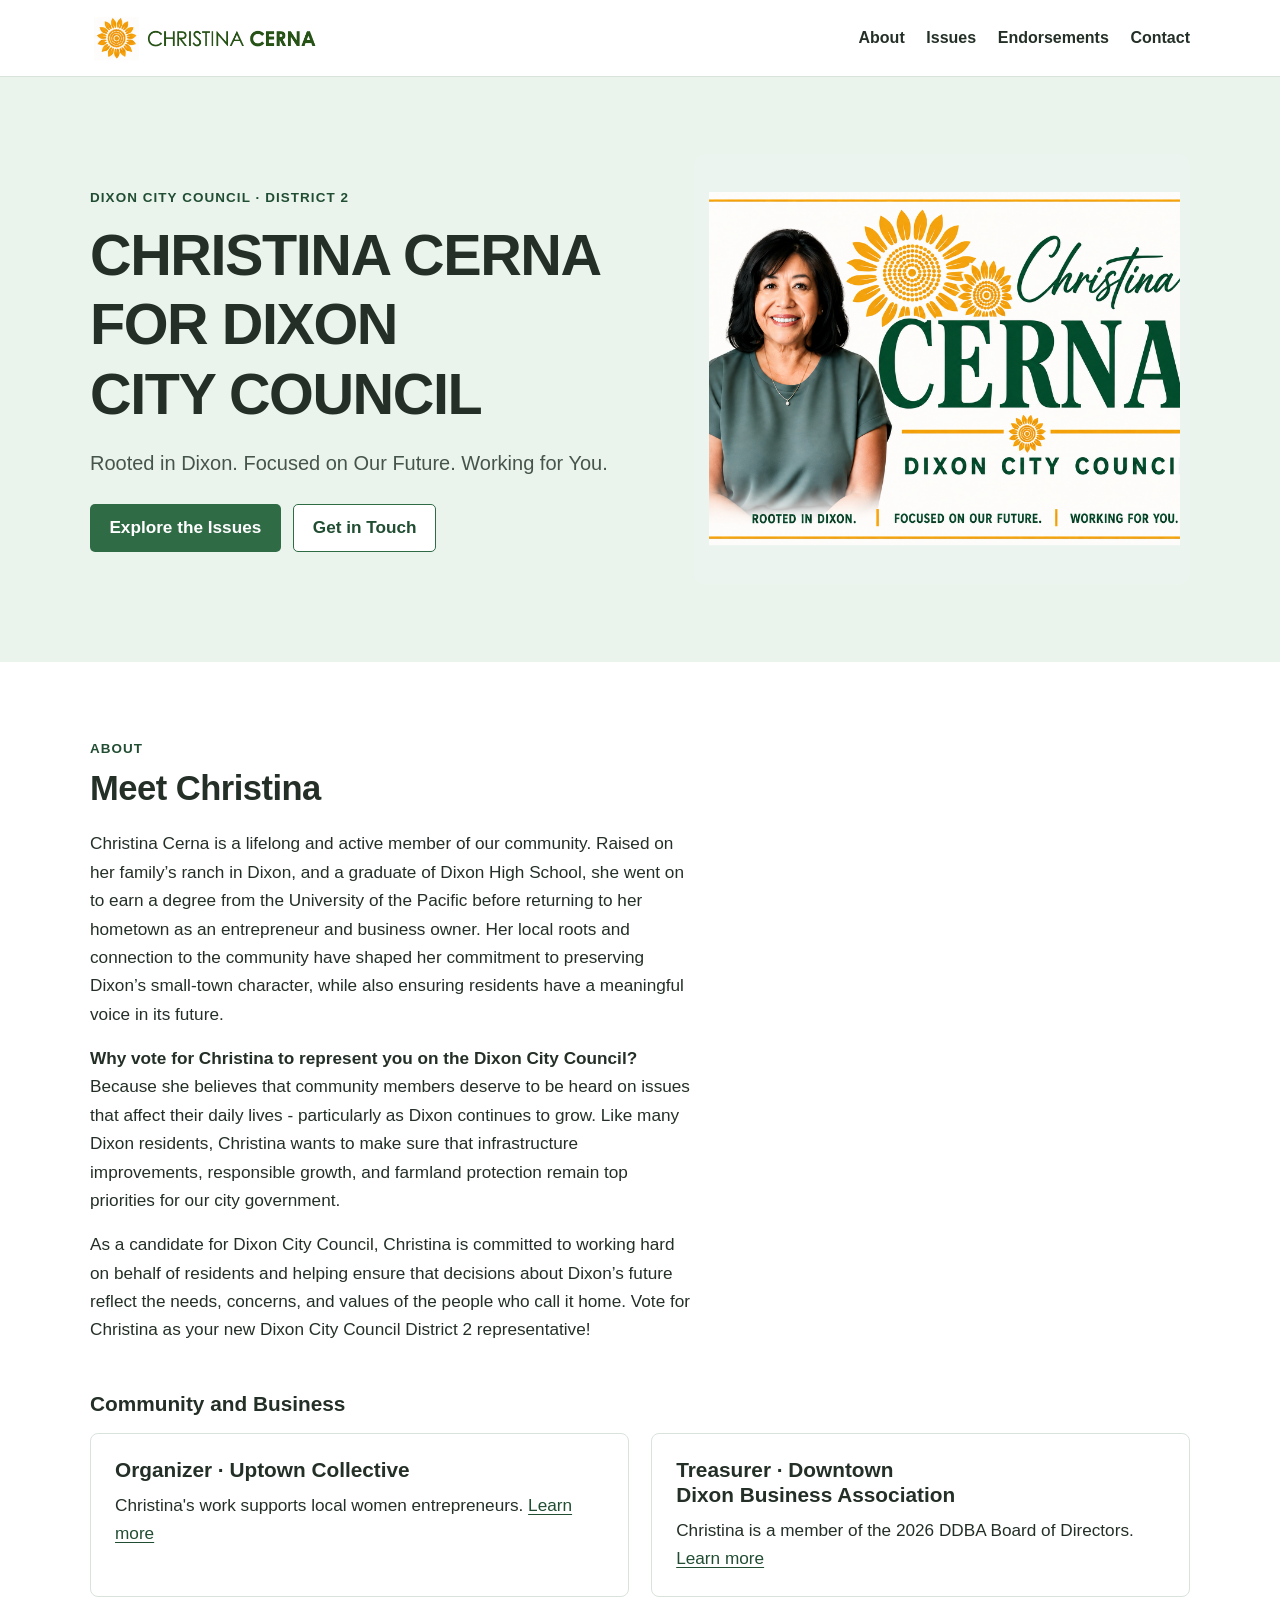
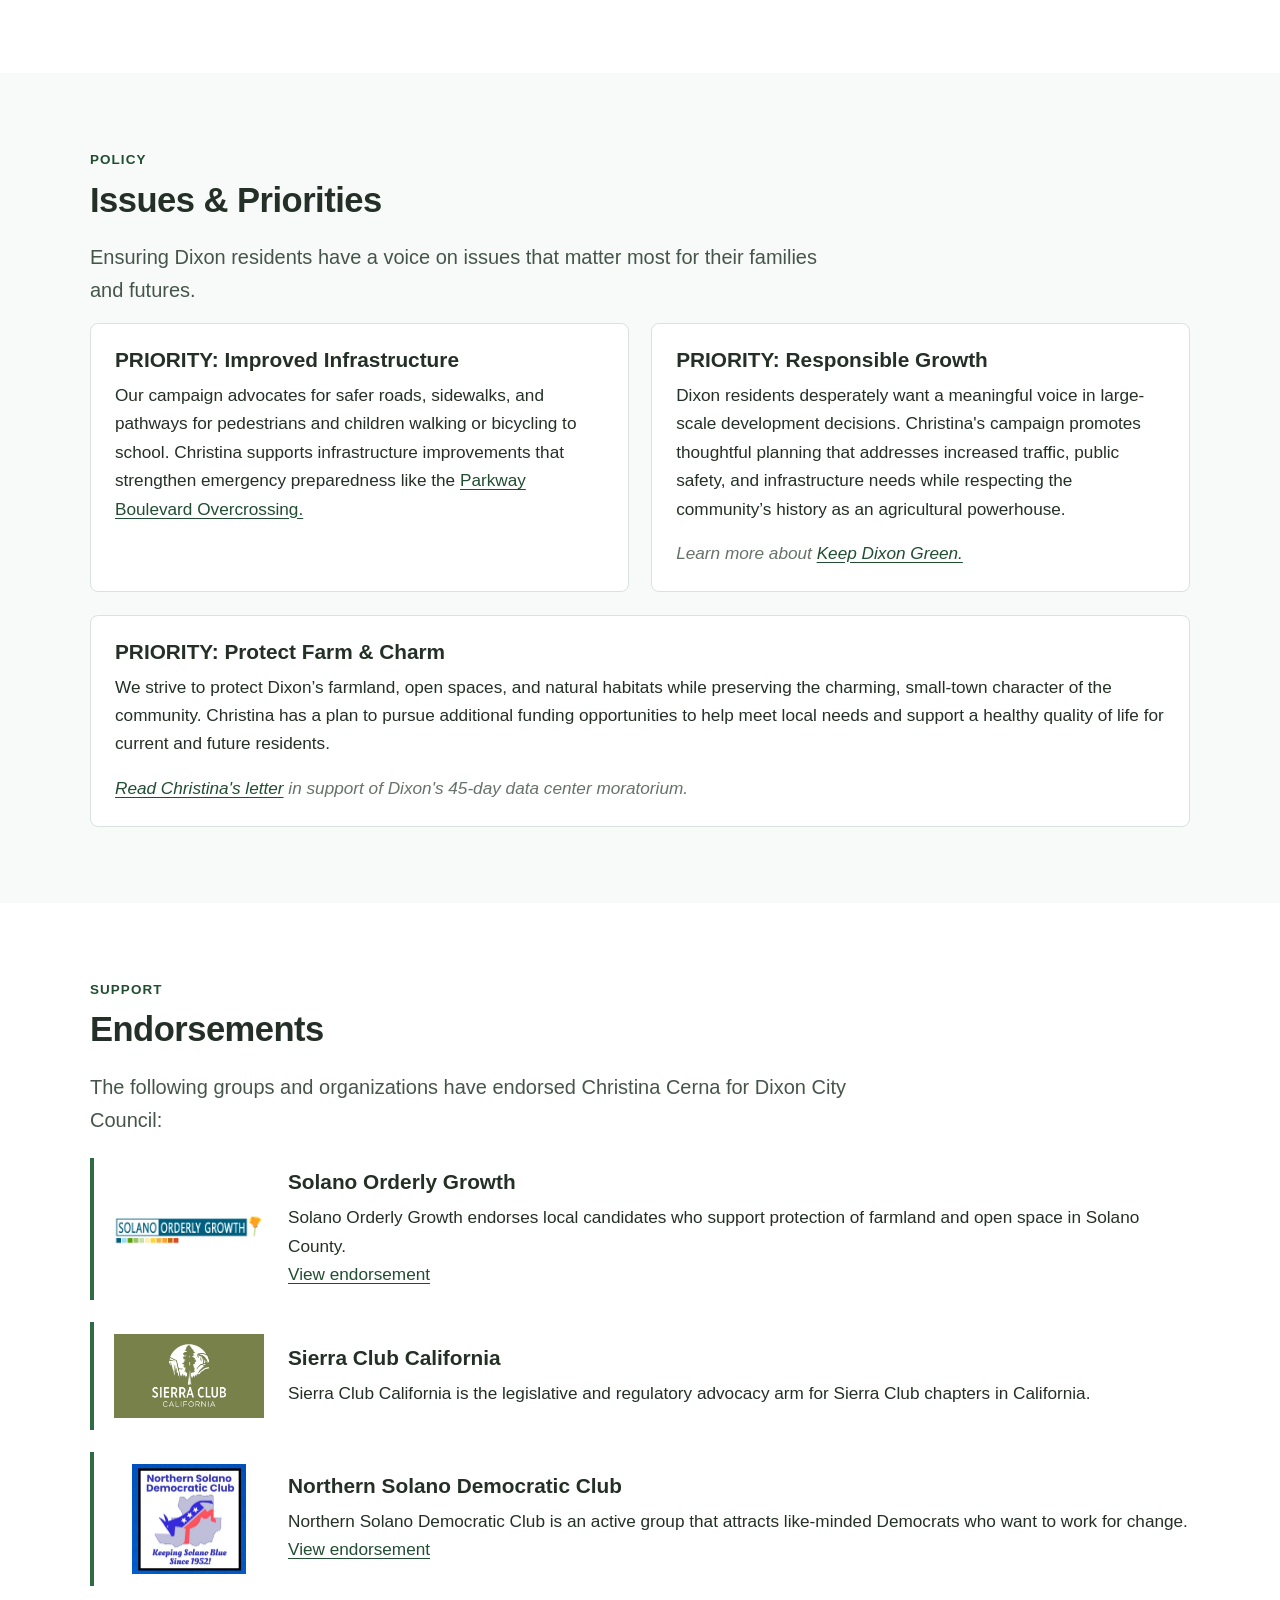
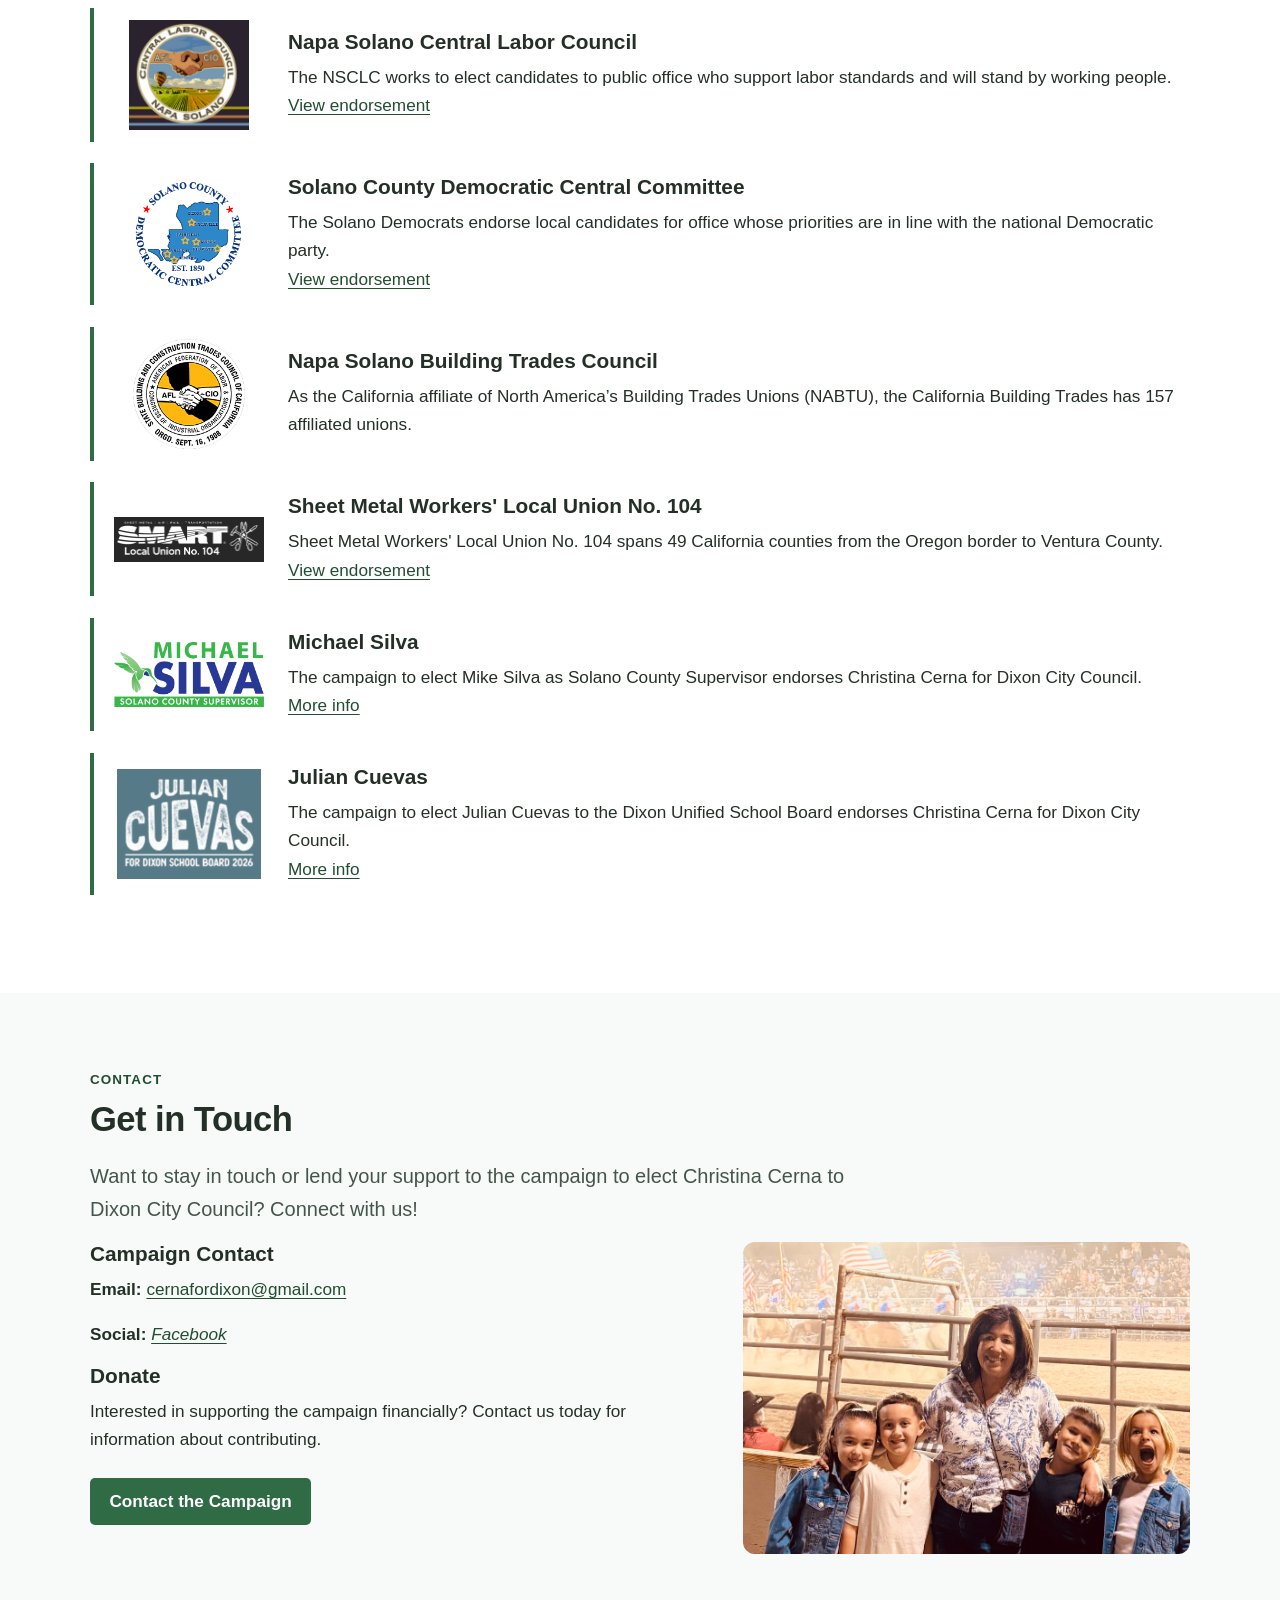
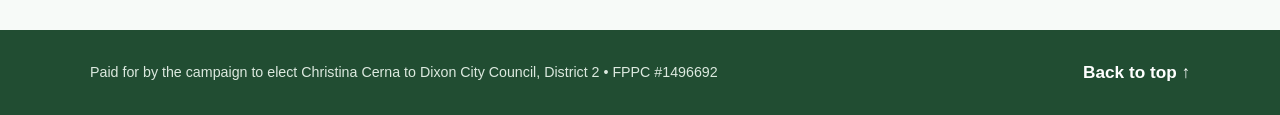
<file: index.html>
<!doctype html>
<html lang="en">
<head>
  <meta charset="utf-8">
  <meta name="viewport" content="width=device-width, initial-scale=1">
  <title>Christina Cerna | Dixon City Council, District 2</title>
  <meta name="description" content="Christina Cerna for Dixon City Council, District 2. Rooted in Dixon. Focused on Our Future. Working for You.">
  <link rel="icon" href="images/favicon.ico" sizes="any">
  <link rel="stylesheet" href="css/styles.css">
</head>
<body>
<header class="site-header">
  <div class="container navbar">
    <a class="brand" href="#home" aria-label="Christina Cerna campaign home">
      <img src="images/cerna_header.png" alt="Christina Cerna campaign logo" class="logo-image">
    </a>
    <nav class="nav" aria-label="Main navigation">
      <a href="#about">About</a>
      <a href="#issues">Issues</a>
      <a href="#endorsements">Endorsements</a>
      <a href="#contact">Contact</a>
    </nav>
  </div>
</header>
<main>
  <section class="hero" id="home">
    <div class="container hero-grid">
      <div class="hero-copy">
        <div class="eyebrow">Dixon City Council · District 2</div>
        <h1>Christina Cerna for Dixon City Council</h1>
        <p class="lead">Rooted in Dixon. Focused on Our Future. Working for You.</p>
        <a class="button" href="#issues">Explore the Issues</a>
        <a class="button secondary" href="#contact">Get in Touch</a>
      </div>
      <div class="hero-photo"><img src="images/cerna_campaign-sign_reduced.jpg" alt="Christina Cerna campaign sign"></div>
    </div>
  </section>

  <section id="about">
    <div class="container">
      <div class="eyebrow">About</div><h2>Meet Christina</h2>
      <div class="content-grid">
        <div>
          <p>Christina Cerna is a lifelong and active member of our community. Raised on her family’s ranch in Dixon, and a graduate of Dixon High School, she went on to earn a degree from the University of the Pacific before returning to her hometown as an entrepreneur and business owner. Her local roots and connection to the community have shaped her commitment to preserving Dixon’s small-town character, while also ensuring residents have a meaningful voice in its future. </p>
          <p><strong>Why vote for Christina to represent you on the Dixon City Council?</strong> Because she believes that community members deserve to be heard on issues that affect their daily lives - particularly as Dixon continues to grow. Like many Dixon residents, Christina wants to make sure that infrastructure improvements, responsible growth, and farmland protection remain top priorities for our city government.</p>
          <p>As a candidate for Dixon City Council, Christina is committed to working hard on behalf of residents and helping ensure that decisions about Dixon’s future reflect the needs, concerns, and values of the people who call it home. Vote for Christina as your new Dixon City Council District 2 representative!</p>
        </div>
        <div style="text-align: center;">
       <iframe src="https://www.facebook.com/plugins/video.php?height=476&href=https%3A%2F%2Fwww.facebook.com%2Freel%2F5528199820738538%2F&show_text=false&width=267&t=0&autoplay=1&muted=1&loop=1" width="300" height="515" style="border:none;overflow:hidden" scrolling="no" frameborder="0" allowfullscreen="true" allow="autoplay; clipboard-write; encrypted-media; picture-in-picture; web-share"> </iframe>
       </div>
       </div>
      <h3 class="subheading">Community and Business</h3>
      <div class="grid-3">
        <article class="card"><h3>Organizer · Uptown Collective</h3><p>Christina's work supports local women entrepreneurs. <a href="https://www.facebook.com/uptowncollectivedixon">Learn more</a></p></article>
        <article class="card"><h3>Treasurer · Downtown Dixon Business Association</h3><p>Christina is a member of the 2026 DDBA Board of Directors. <a href="https://downtowndixonca.com/dixon-association-members">Learn more</a></p></article>
      </div>
    </div>
  </section>

  <section class="section-alt" id="issues">
    <div class="container">
      <div class="eyebrow">Policy</div><h2>Issues &amp; Priorities</h2>
      <p class="lead">Ensuring Dixon residents have a voice on issues that matter most for their families and futures.</p>
      <div class="issue-list">
        <article class="card"><h3>PRIORITY: Improved Infrastructure</h3><p>Our campaign advocates for safer roads, sidewalks, and pathways for pedestrians and children walking or bicycling to school. Christina supports infrastructure improvements that strengthen emergency preparedness like the <a href="https://www.cityofdixonca.gov/departments/Engineering/parkway">Parkway Boulevard Overcrossing.</a></p></article>
        <article class="card"><h3>PRIORITY: Responsible Growth</h3><p>Dixon residents desperately want a meaningful voice in large-scale development decisions. Christina's campaign promotes thoughtful planning that addresses increased traffic, public safety, and infrastructure needs while respecting the community’s history as an agricultural powerhouse.</p><p class="placeholder">Learn more about <a href="https://keepdixongreen.com/">Keep Dixon Green.</a></p></article>
        <article class="card"><h3>PRIORITY: Protect Farm & Charm</h3><p>We strive to protect Dixon’s farmland, open spaces, and natural habitats while preserving the charming, small-town character of the community. Christina has a plan to pursue additional funding opportunities to help meet local needs and support a healthy quality of life for current and future residents.</p><p class="placeholder"><a href="docs/cerna_Data-Center-Moratorium_letter.pdf">Read Christina's letter</a> in support of Dixon's 45-day data center moratorium.</p></article>
      </div>
    </div>
  </section>

  <section id="endorsements">
    <div class="container">
      <div class="eyebrow">Support</div><h2>Endorsements</h2>
      <p class="lead">The following groups and organizations have endorsed Christina Cerna for Dixon City Council:</p>
      <div class="endorsement">
        <img class="endorsement-logo" src="images/logos/solano-orderly-growth.png" alt="Solano Orderly Growth logo">
        <div class="endorsement-copy"><h3>Solano Orderly Growth</h3><p>Solano Orderly Growth endorses local candidates who support protection of farmland and open space in Solano County. <br><a href="https://www.solanoorderlygrowth.org/endorse.htm">View endorsement</a></p></div>
      </div>
      <div class="endorsement">
        <img class="endorsement-logo" src="images/logos/sierra-club.png" alt="Sierra club logo">
        <div class="endorsement-copy"><h3>Sierra Club California</h3><p>Sierra Club California is the legislative and regulatory advocacy arm for Sierra Club chapters in California.</p></div>
      </div>
      <div class="endorsement">
        <img class="endorsement-logo" src="images/logos/northern-solano.png" alt="Northern Solano Democrats logo">
        <div class="endorsement-copy"><h3>Northern Solano Democratic Club</h3><p>Northern Solano Democratic Club is an active group that attracts like-minded Democrats who want to work for change. <br><a href="https://sites.google.com/view/northernsolanodems/campaign-organizing-workgroup">View endorsement</a></p></div>
      </div>
      <div class="endorsement">
        <img class="endorsement-logo" src="images/logos/napa-solano-clc.png" alt="Napa Solano CLC logo">
        <div class="endorsement-copy"><h3>Napa Solano Central Labor Council</h3><p>The NSCLC works to elect candidates to public office who support labor standards and will stand by working people. <br><a href="https://napasolanoclc.org/elections/">View endorsement</a></p></div>
      </div>
      <div class="endorsement">
        <img class="endorsement-logo" src="images/logos/solano-dems.png" alt="Solano dems logo">
        <div class="endorsement-copy"><h3>Solano County Democratic Central Committee</h3><p>The Solano Democrats endorse local candidates for office whose priorities are in line with the national Democratic party. <br><a href="https://www.solanodemocrats.com/endorsements">View endorsement</a></p></div>
      </div>
      <div class="endorsement">
        <img class="endorsement-logo" src="images/logos/trades-council.png" alt="Trades council logo">
        <div class="endorsement-copy"><h3>Napa Solano Building Trades Council</h3><p>As the California affiliate of North America’s Building Trades Unions (NABTU), the California Building Trades has 157 affiliated unions.</p></div>
      </div>
      <div class="endorsement">
        <img class="endorsement-logo" src="images/logos/smw_logo.png" alt="Sheet Metal Union logo">
        <div class="endorsement-copy"><h3>Sheet Metal Workers' Local Union No. 104</h3><p> Sheet Metal Workers' Local Union No. 104 spans 49 California counties from the Oregon border to Ventura County. <br><a href="https://static1.squarespace.com/static/66464e3678b063105f69b8d8/t/6ac1309d7d2daf4eab799eb9/1791045789491/North+Bay+Union+Office.pdf">View endorsement</a></p></div>
      </div>
      <div class="endorsement">
        <img class="endorsement-logo" src="images/logos/silva.png" alt="Mike Silva logo">
        <div class="endorsement-copy"><h3>Michael Silva</h3><p> The campaign to elect Mike Silva as Solano County Supervisor endorses Christina Cerna for Dixon City Council. <br><a href="https://www.silvaforsolano.com/">More info</a></p></div>
      </div>
            <div class="endorsement">
        <img class="endorsement-logo" src="images/logos/cuevas.png" alt="Julian Cuevas logo">
        <div class="endorsement-copy"><h3>Julian Cuevas</h3><p> The campaign to elect Julian Cuevas to the Dixon Unified School Board endorses Christina Cerna for Dixon City Council. <br><a href="https://www.juliancuevas.com/">More info</a></p></div>
      </div>
    </div>
  </section>

  <section class="section-alt" id="contact">
    <div class="container">
      <div class="eyebrow">Contact</div><h2>Get in Touch</h2>
      <p class="lead">Want to stay in touch or lend your support to the campaign to elect Christina Cerna to Dixon City Council? Connect with us!</p>
      <div class="content-grid contact-grid">
        <div>
          <h3>Campaign Contact</h3>
          <p><strong>Email:</strong> <a href="mailto:cernafordixon@gmail.com">cernafordixon@gmail.com</a></p>
          <p><strong>Social:</strong> <span class="placeholder"><a href="https://www.facebook.com/profile.php?id=61595482438836">Facebook</a></span></p>
          <h3>Donate</h3><p>Interested in supporting the campaign financially? Contact us today for information about contributing.</p>
          <a class="button" href="mailto:cernafordixon@gmail.com?subject=Campaign%20Support">Contact the Campaign</a>
        </div>
        <img class="content-photo" src="images/cerna_kiddos.jpeg" alt="Christina with Dixon youngsters at a rodeo">
      </div>
    </div>
  </section>
</main>
<footer><div class="container"><span class="small">Paid for by the campaign to elect Christina Cerna to Dixon City Council, District 2 • FPPC #1496692</span><a class="back-top" href="#home">Back to top ↑</a></div></footer>
<script>
  // Close mobile navigation is not needed; anchor links scroll to each section.
  // Account for the sticky header when navigating to section anchors.
  document.querySelectorAll('.nav a, a.button[href^="#"], .back-top, .brand').forEach(link => {
    link.addEventListener('click', event => {
      const targetId = link.getAttribute('href');
      if (!targetId || !targetId.startsWith('#')) return;
      const target = document.querySelector(targetId);
      if (!target) return;
      event.preventDefault();
      target.scrollIntoView({ behavior: 'smooth', block: 'start' });
      history.replaceState(null, '', targetId);
    });
  });
</script>
</body>
</html>
</file>
<file: css/styles.css>
/* =================================================================
   1. VARIABLES & DESIGN TOKENS
   ================================================================ */
:root {
  --green: #2f6b45;
  --green-dark: #214d32;
  --green-light: #eaf4ed;
  --white: #fff;
  --text: #243027;
  --muted: #66736a;
  --border: #d9e3dc;
  --surface: #f7faf8;
  --content-width: 1100px;
  --page-gutter: clamp(1rem, 4vw, 2.5rem);
}

/* =================================================================
   2. GLOBAL RESET & BASE STYLES
   ================================================================ */
*,
*::before,
*::after {
  box-sizing: border-box;
}

html {
  scroll-behavior: smooth;
  scroll-padding-top: 96px;
  -webkit-text-size-adjust: 100%;
}

body {
  margin: 0;
  font-family: Arial, Helvetica, sans-serif;
  font-size: clamp(1rem, 0.25vw + 0.94rem, 1.075rem);
  color: var(--text);
  background: var(--white);
  line-height: 1.65;
  overflow-wrap: break-word;
}

img {
  display: block;
  max-width: 100%;
  height: auto;
}

a {
  color: var(--green-dark);
  text-underline-offset: 0.15em;
}

.container {
  width: min(var(--content-width), calc(100% - 2 * var(--page-gutter)));
  margin-inline: auto;
}

/* =================================================================
   3. HEADER & NAVIGATION
   ================================================================ */
.site-header {
  position: sticky;
  top: 0;
  z-index: 100;
  background: rgba(255, 255, 255, 0.97);
  border-bottom: 1px solid var(--border);
  backdrop-filter: blur(8px);
}

.navbar {
  min-height: 76px;
  display: flex;
  align-items: center;
  justify-content: space-between;
  gap: clamp(1rem, 3vw, 2rem);
  padding-block: 0.65rem;
}

.brand {
  display: inline-flex;
  align-items: center;
  flex: 0 1 auto;
  min-width: 0;
  text-decoration: none;
}

.logo-image {
  width: auto;
  height: clamp(2.5rem, 4vw, 3.5rem);
  max-width: min(100%, 28rem);
  object-fit: contain;
}

.nav {
  display: flex;
  align-items: center;
  justify-content: flex-end;
  flex-wrap: wrap;
  gap: 0.4rem clamp(0.75rem, 1.8vw, 1.35rem);
}

.nav a {
  color: var(--text);
  text-decoration: none;
  font-size: clamp(0.9rem, 0.2vw + 0.86rem, 1rem);
  font-weight: 700;
  white-space: nowrap;
}

.nav a:hover,
.nav a:focus-visible {
  color: var(--green);
}

/* =================================================================
   4. SECTIONS & GENERAL LAYOUTS
   ================================================================ */
section {
  padding-block: clamp(3rem, 6vw, 4.75rem);
  scroll-margin-top: 96px;
}

.section-alt {
  background: var(--surface);
}

.hero {
  background: var(--green-light);
  padding-block: clamp(3rem, 6vw, 5rem);
}

.hero-grid {
  display: grid;
  grid-template-columns: minmax(0, 1fr) minmax(0, 0.92fr);
  align-items: center;
  gap: clamp(2rem, 5vw, 4.25rem);
}

.hero-copy {
  min-width: 0;
  max-width: 38rem;
}

.content-grid {
  display: grid;
  grid-template-columns: minmax(0, 1.15fr) minmax(0, 0.85fr);
  align-items: center;
  gap: clamp(1.75rem, 4vw, 3rem);
}

.content-grid > *,
.hero-grid > * {
  min-width: 0;
}

/* Typography */
.eyebrow {
  color: var(--green-dark);
  text-transform: uppercase;
  letter-spacing: 0.08em;
  font-size: clamp(0.75rem, 0.15vw + 0.72rem, 0.85rem);
  font-weight: 700;
}

h1, h2, h3 {
  line-height: 1.2;
  text-wrap: balance;
}

h1 {
  font-size: clamp(2.25rem, 4.5vw, 4.25rem);
  margin: 0.75rem 0 1.15rem;
  text-transform: uppercase;
  letter-spacing: -0.025em;
}

h2 {
  font-size: clamp(1.75rem, 2.7vw, 2.35rem);
  margin: 0.5rem 0 1.25rem;
  letter-spacing: -0.015em;
}

h3 {
  font-size: clamp(1.1rem, 1vw + 0.85rem, 1.3rem);
  margin: 0 0 0.5rem;
}

p {
  margin: 0 0 1rem;
}

.lead {
  font-size: clamp(1.05rem, 0.6vw + 0.92rem, 1.25rem);
  color: #46554b;
  max-width: 68ch;
}

.subheading {
  margin: 2rem 0 1rem;
}

.placeholder {
  color: var(--muted);
  font-style: italic;
}

/* Buttons */
.button {
  display: inline-block;
  background: var(--green);
  color: var(--white);
  padding: 0.7rem 1.15rem;
  border: 1px solid transparent;
  border-radius: 5px;
  text-decoration: none;
  font-weight: 700;
  margin: 0.5rem 0.5rem 0 0;
  line-height: 1.35;
  transition: background-color 160ms ease, color 160ms ease;
}

.button:hover,
.button:focus-visible {
  background: var(--green-dark);
}

.button.secondary {
  background: var(--white);
  color: var(--green-dark);
  border-color: var(--green);
}

.button.secondary:hover,
.button.secondary:focus-visible {
  background: var(--green-light);
}

/* Images: preserve each source photo's natural proportions.
   The previous fixed hero aspect ratio was cropping the campaign sign. */
.hero-photo {
  min-width: 0;
}

.hero-photo img {
  width: 100%;
  height: auto;
  max-height: 620px;
  object-fit: contain;
  object-position: center;
  border-radius: 10px;
}

.content-photo {
  width: 100%;
  height: auto;
  max-height: 560px;
  object-fit: contain;
  object-position: center;
  border-radius: 12px;
}

/* =================================================================
   5. CARDS & GRID COMPONENTS
   ================================================================ */
.grid-3 {
  display: grid;
  grid-template-columns: repeat(2, minmax(0, 1fr));
  gap: clamp(1rem, 2vw, 1.4rem);
}

.card {
  min-width: 0;
  border: 1px solid var(--border);
  padding: clamp(1.1rem, 2.2vw, 1.5rem);
  background: var(--white);
  border-radius: 8px;
}

.card p:last-child {
  margin-bottom: 0;
}

.issue-list {
  display: grid;
  grid-template-columns: repeat(2, minmax(0, 1fr));
  gap: clamp(1rem, 2vw, 1.4rem);
}

.issue-list .card:last-child {
  grid-column: 1 / -1;
}

/* Endorsement blocks */
.endorsement {
  display: grid;
  grid-template-columns: minmax(100px, 150px) minmax(0, 1fr);
  align-items: center;
  gap: clamp(1rem, 2.5vw, 1.5rem);
  border-left: 4px solid var(--green);
  padding: 0.75rem 0 0.75rem clamp(0.85rem, 2vw, 1.25rem);
  margin: 1.35rem 0;
}

.endorsement-logo-placeholder {
  display: flex;
  align-items: center;
  justify-content: center;
  min-height: 100px;
  padding: 12px;
  border: 1px dashed #aab8ae;
  border-radius: 6px;
  background: var(--surface);
  color: var(--muted);
  text-align: center;
  font-size: 0.85rem;
}

.endorsement-logo {
  width: 100%;
  max-width: 150px;
  max-height: 110px;
  object-fit: contain;
  object-position: center;
  margin-inline: auto;
}

.endorsement-copy {
  min-width: 0;
}

.endorsement-copy p:last-child {
  margin-bottom: 0;
}

.contact-grid {
  align-items: start;
}

/* =================================================================
   6. FOOTER
   ================================================================ */
footer {
  background: var(--green-dark);
  color: var(--white);
  padding-block: 1.75rem;
}

footer .container {
  display: flex;
  align-items: center;
  justify-content: space-between;
  flex-wrap: wrap;
  gap: 1rem;
}

.small {
  font-size: clamp(0.8rem, 0.15vw + 0.77rem, 0.9rem);
  color: #dce9df;
}

.back-top {
  color: var(--white);
  text-decoration: none;
  font-weight: 700;
  white-space: nowrap;
}

/* =================================================================
   7. RESPONSIVE LAYOUTS
   ================================================================ */
@media (min-width: 1400px) {
  .hero-grid {
    grid-template-columns: minmax(0, 1fr) minmax(0, 0.95fr);
  }
}

@media (max-width: 900px) {
  .navbar {
    align-items: flex-start;
    flex-direction: column;
    justify-content: center;
    gap: 0.65rem;
    padding-block: 0.75rem;
  }

  .nav {
    justify-content: flex-start;
  }

  .hero-grid,
  .content-grid {
    grid-template-columns: minmax(0, 1fr) minmax(0, 0.9fr);
    gap: 1.75rem;
  }

  .hero-grid {
    align-items: center;
  }

  .endorsement {
    grid-template-columns: 120px minmax(0, 1fr);
  }
}

@media (max-width: 680px) {
  html {
    scroll-padding-top: 130px;
  }

  .navbar {
    gap: 0.6rem;
  }

  .logo-image {
    height: 2.6rem;
    max-width: 100%;
  }

  .nav {
    gap: 0.35rem 1rem;
  }

  .nav a {
    font-size: 0.9rem;
  }

  section {
    scroll-margin-top: 130px;
  }

  .hero-grid,
  .content-grid,
  .grid-3,
  .issue-list {
    grid-template-columns: minmax(0, 1fr);
  }

  .hero-grid,
  .content-grid {
    gap: 1.5rem;
  }

  .hero-copy {
    max-width: none;
  }

  .hero-photo {
    width: 100%;
    max-width: 34rem;
    margin-inline: auto;
  }

  .hero-photo img {
    max-height: 480px;
  }

  .content-photo {
    max-height: 520px;
  }

  .endorsement {
    grid-template-columns: 88px minmax(0, 1fr);
    gap: 0.9rem;
    padding-left: 0.75rem;
    align-items: start;
  }

  .endorsement-logo {
    max-width: 88px;
    max-height: 82px;
  }

  .endorsement-logo-placeholder {
    min-height: 72px;
    padding: 0.5rem;
    font-size: 0.75rem;
  }

  .issue-list .card:last-child {
    grid-column: auto;
  }

  footer .container {
    align-items: flex-start;
    flex-direction: column;
  }
}

@media (max-width: 380px) {
  .nav {
    column-gap: 0.7rem;
  }

  .nav a {
    font-size: 0.84rem;
  }

  .endorsement {
    grid-template-columns: 72px minmax(0, 1fr);
    gap: 0.7rem;
  }

  .endorsement-logo {
    max-width: 72px;
  }
}

@media (prefers-reduced-motion: reduce) {
  html {
    scroll-behavior: auto;
  }

  *,
  *::before,
  *::after {
    transition-duration: 0.01ms !important;
  }
}
</file>
